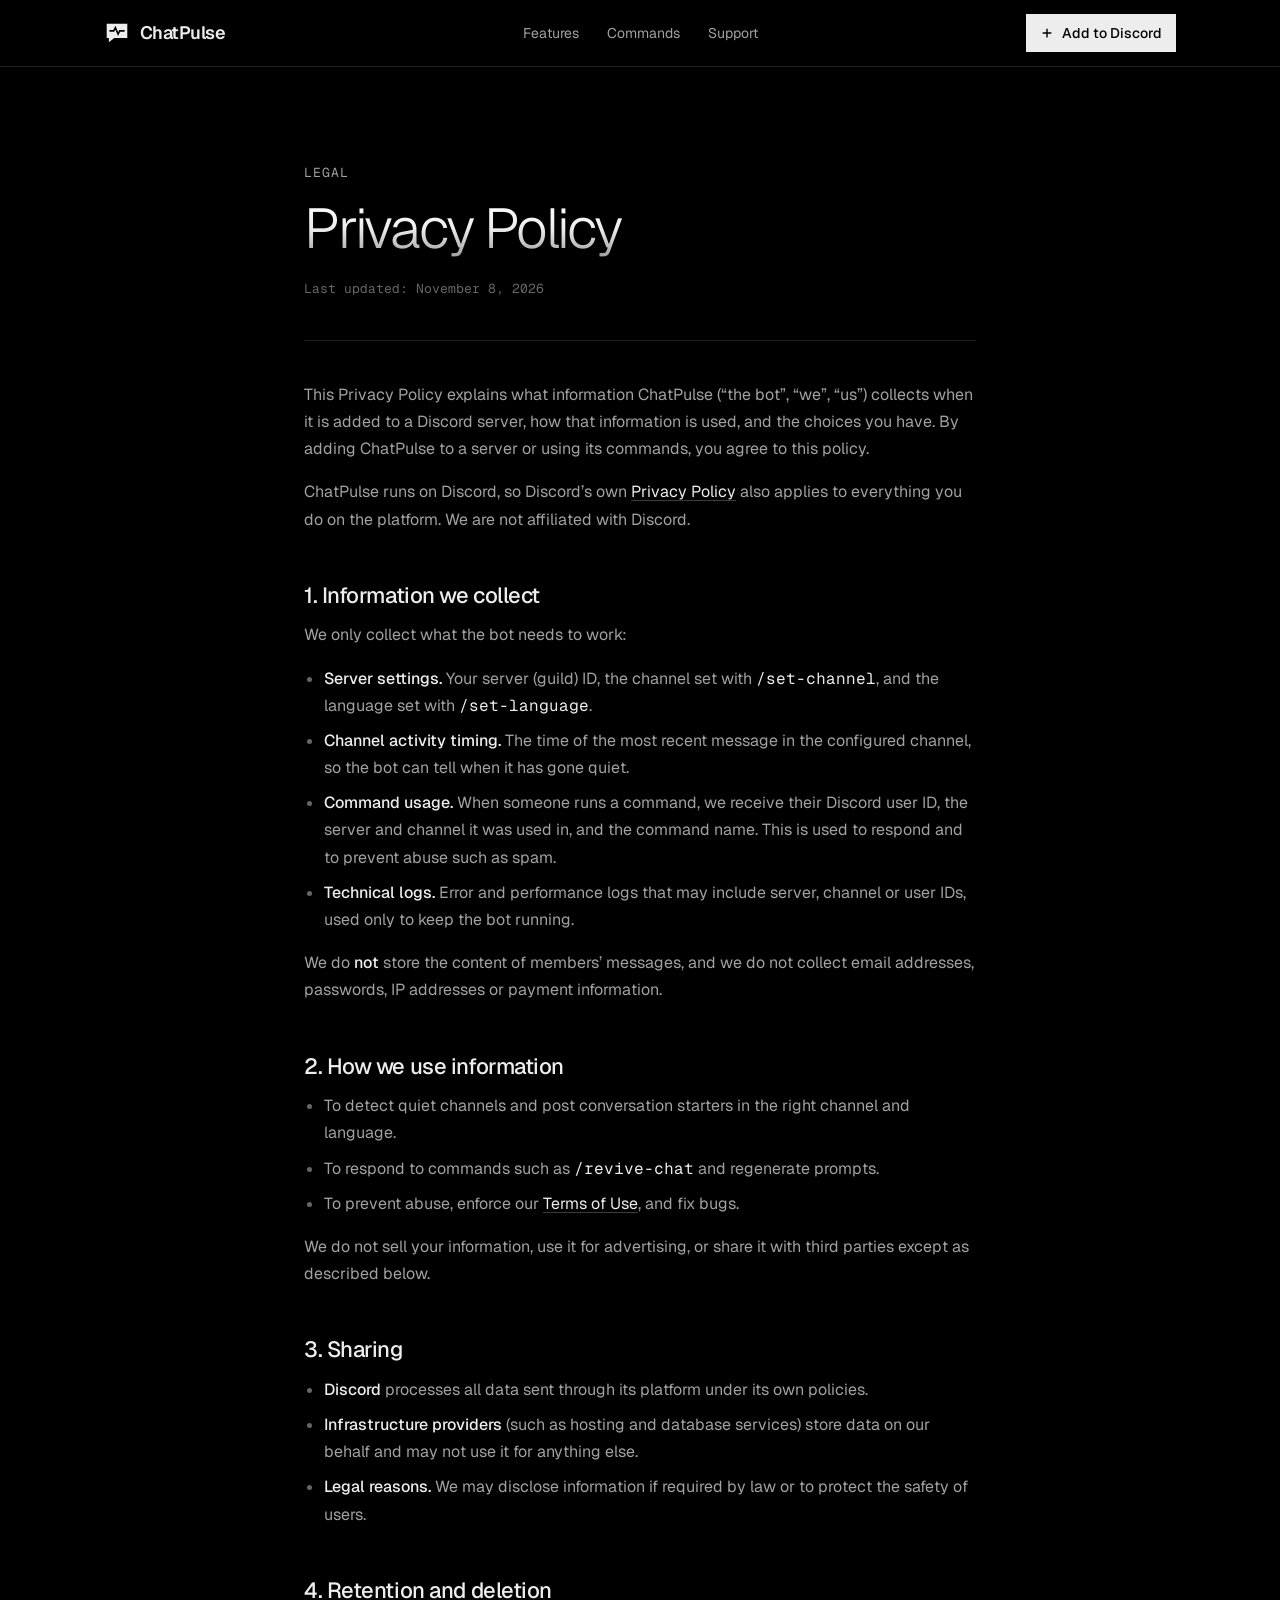
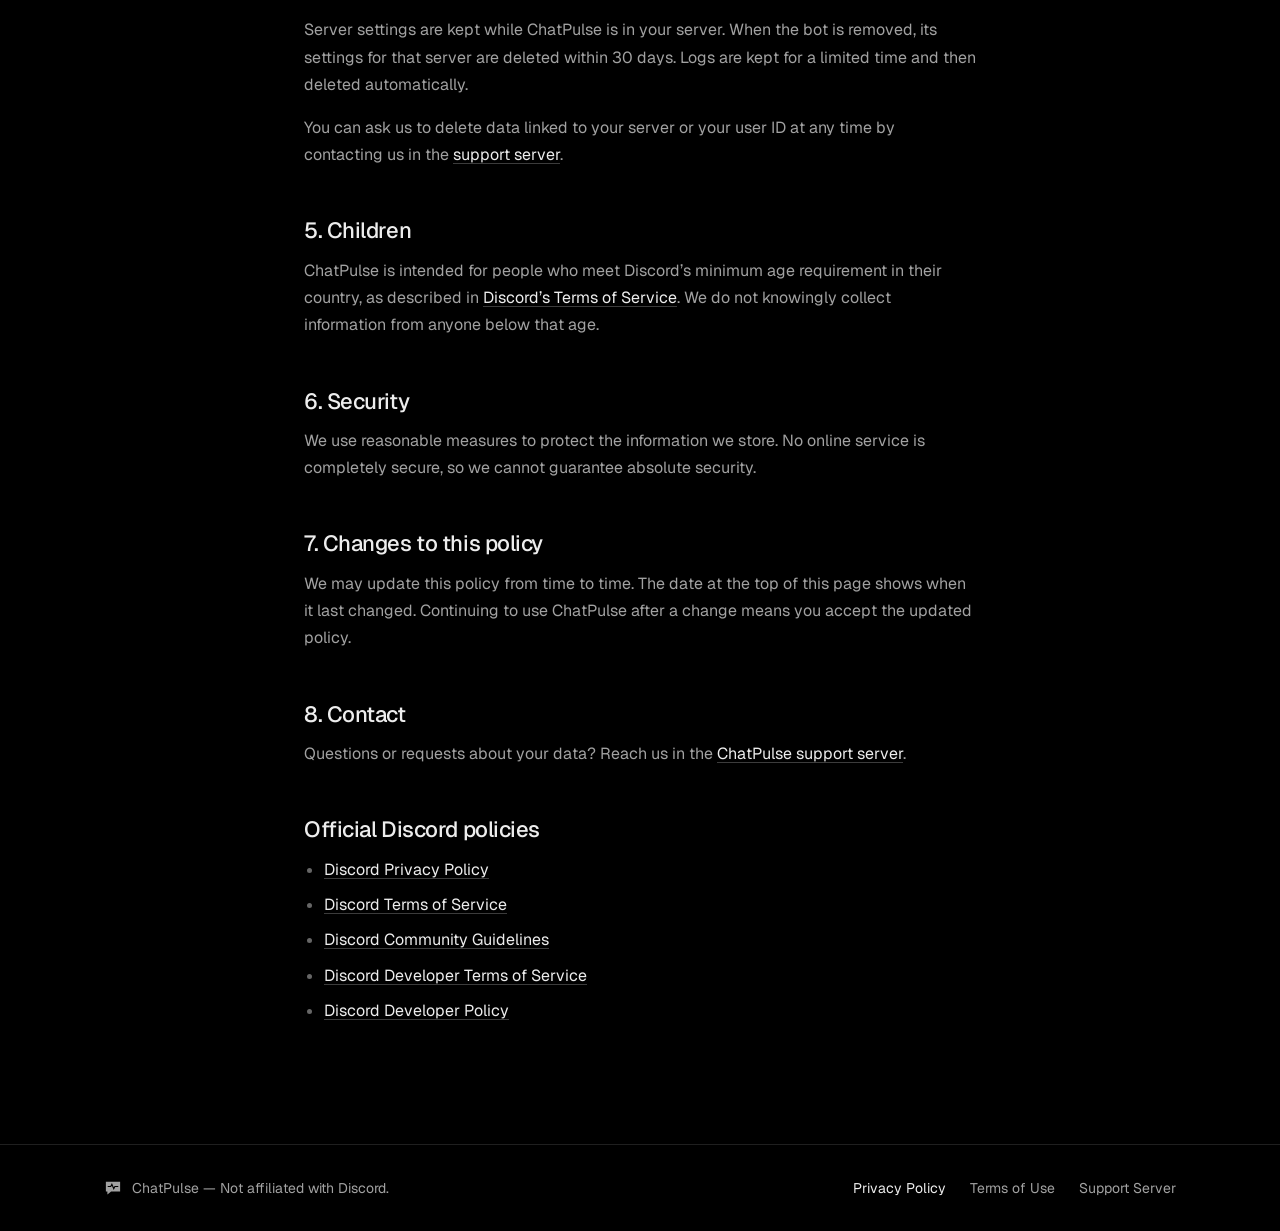
<file: privacy/index.html>
<!doctype html>
<html lang="en">
<head>
<meta charset="utf-8">
<title>Privacy Policy — ChatPulse</title>
<meta name="viewport" content="width=device-width, initial-scale=1">
<meta name="description" content="What information the ChatPulse Discord bot collects, how it is used, and how to request deletion.">
<meta name="theme-color" content="#000000">
<meta name="color-scheme" content="dark">
<meta property="og:type" content="website">
<meta property="og:site_name" content="ChatPulse">
<meta property="og:title" content="Privacy Policy — ChatPulse">
<meta property="og:description" content="What information the ChatPulse Discord bot collects, how it is used, and how to request deletion.">
<meta property="og:locale" content="en_US">
<meta name="twitter:card" content="summary">
<meta name="twitter:title" content="Privacy Policy — ChatPulse">
<meta name="twitter:description" content="What information the ChatPulse Discord bot collects, how it is used, and how to request deletion.">
<link rel="icon" href="../favicon.svg" type="image/svg+xml">
<link rel="preconnect" href="https://fonts.googleapis.com">
<link rel="stylesheet" href="https://fonts.googleapis.com/css2?family=Geist:wght@300;400;500;600;700&amp;family=Geist+Mono:wght@400;500&amp;display=swap">
<link rel="stylesheet" href="../styles/styles.css">
</head>
<body>
<div class="min-h-screen bg-bg text-fg">

  <!-- HEADER -->
  <header class="border-b border-line bg-black/80">
    <nav aria-label="Main" class="mx-auto flex max-w-280 items-center justify-between gap-4 px-6 py-3.5 md:grid md:grid-cols-[1fr_auto_1fr]">
      <a href="../" aria-label="ChatPulse home" class="flex items-center gap-2.5 justify-self-start text-fg no-underline">
        <svg aria-hidden="true" width="26" height="26" viewBox="0 0 48 48"><path d="M5 7h38v26H19l-10 8v-8H5z" fill="#ededed"></path><path d="M10 20h8l3-6 5 12 3-6h9" fill="none" stroke="#000000" stroke-width="3" stroke-linejoin="miter"></path></svg>
        <span class="text-[18px] font-semibold tracking-[-0.03em]">ChatPulse</span>
      </a>
      <div class="hidden items-center gap-1 md:flex">
        <a href="../#features" class="px-3 py-2 text-[14px] text-muted no-underline transition-colors hover:bg-surface-2 hover:text-fg">Features</a>
        <a href="../#commands" class="px-3 py-2 text-[14px] text-muted no-underline transition-colors hover:bg-surface-2 hover:text-fg">Commands</a>
        <a href="https://discord.gg/hW9v9MFtCu" target="_blank" rel="noopener noreferrer" class="px-3 py-2 text-[14px] text-muted no-underline transition-colors hover:bg-surface-2 hover:text-fg">Support</a>
      </div>
      <a href="https://discord.com/oauth2/authorize?client_id=1565178879352508517" target="_blank" rel="noopener noreferrer" class="inline-flex min-h-9 items-center justify-self-end gap-2 bg-fg px-3.5 py-2 text-[14px] font-medium text-black no-underline transition-colors hover:bg-[#cccccc]">
        <svg aria-hidden="true" width="14" height="14" viewBox="0 0 16 16" fill="none" stroke="currentColor" stroke-width="1.6"><path d="M8 3v10M3 8h10"></path></svg>
        Add to Discord
      </a>
    </nav>
  </header>

  <main class="mx-auto max-w-180 px-6 pt-24 pb-30">
    <div class="flex flex-col gap-4 border-b border-line pb-10">
      <span class="font-mono text-[13px] tracking-[0.08em] text-muted uppercase">Legal</span>
      <h1 class="heading-grad m-0 pb-1 text-[clamp(36px,5vw,56px)] leading-[1.05] font-light tracking-[-0.04em]">Privacy Policy</h1>
      <p class="m-0 font-mono text-[13px] text-dim">Last updated: November 8, 2026</p>
    </div>

    <article class="legal pt-10">
      <p>This Privacy Policy explains what information ChatPulse (“the bot”, “we”, “us”) collects when it is added to a Discord server, how that information is used, and the choices you have. By adding ChatPulse to a server or using its commands, you agree to this policy.</p>

      <p>ChatPulse runs on Discord, so Discord’s own <a href="https://discord.com/privacy" target="_blank" rel="noopener noreferrer">Privacy Policy</a> also applies to everything you do on the platform. We are not affiliated with Discord.</p>

      <h2>1. Information we collect</h2>
      <p>We only collect what the bot needs to work:</p>
      <ul>
        <li><strong>Server settings.</strong> Your server (guild) ID, the channel set with <code class="font-mono text-fg">/set-channel</code>, and the language set with <code class="font-mono text-fg">/set-language</code>.</li>
        <li><strong>Channel activity timing.</strong> The time of the most recent message in the configured channel, so the bot can tell when it has gone quiet.</li>
        <li><strong>Command usage.</strong> When someone runs a command, we receive their Discord user ID, the server and channel it was used in, and the command name. This is used to respond and to prevent abuse such as spam.</li>
        <li><strong>Technical logs.</strong> Error and performance logs that may include server, channel or user IDs, used only to keep the bot running.</li>
      </ul>
      <p>We do <strong>not</strong> store the content of members’ messages, and we do not collect email addresses, passwords, IP addresses or payment information.</p>

      <h2>2. How we use information</h2>
      <ul>
        <li>To detect quiet channels and post conversation starters in the right channel and language.</li>
        <li>To respond to commands such as <code class="font-mono text-fg">/revive-chat</code> and regenerate prompts.</li>
        <li>To prevent abuse, enforce our <a href="../terms/">Terms of Use</a>, and fix bugs.</li>
      </ul>
      <p>We do not sell your information, use it for advertising, or share it with third parties except as described below.</p>

      <h2>3. Sharing</h2>
      <ul>
        <li><strong>Discord</strong> processes all data sent through its platform under its own policies.</li>
        <li><strong>Infrastructure providers</strong> (such as hosting and database services) store data on our behalf and may not use it for anything else.</li>
        <li><strong>Legal reasons.</strong> We may disclose information if required by law or to protect the safety of users.</li>
      </ul>

      <h2>4. Retention and deletion</h2>
      <p>Server settings are kept while ChatPulse is in your server. When the bot is removed, its settings for that server are deleted within 30 days. Logs are kept for a limited time and then deleted automatically.</p>
      <p>You can ask us to delete data linked to your server or your user ID at any time by contacting us in the <a href="https://discord.gg/hW9v9MFtCu" target="_blank" rel="noopener noreferrer">support server</a>.</p>

      <h2>5. Children</h2>
      <p>ChatPulse is intended for people who meet Discord’s minimum age requirement in their country, as described in <a href="https://discord.com/terms" target="_blank" rel="noopener noreferrer">Discord’s Terms of Service</a>. We do not knowingly collect information from anyone below that age.</p>

      <h2>6. Security</h2>
      <p>We use reasonable measures to protect the information we store. No online service is completely secure, so we cannot guarantee absolute security.</p>

      <h2>7. Changes to this policy</h2>
      <p>We may update this policy from time to time. The date at the top of this page shows when it last changed. Continuing to use ChatPulse after a change means you accept the updated policy.</p>

      <h2>8. Contact</h2>
      <p>Questions or requests about your data? Reach us in the <a href="https://discord.gg/hW9v9MFtCu" target="_blank" rel="noopener noreferrer">ChatPulse support server</a>.</p>

      <h2>Official Discord policies</h2>
      <ul>
        <li><a href="https://discord.com/privacy" target="_blank" rel="noopener noreferrer">Discord Privacy Policy</a></li>
        <li><a href="https://discord.com/terms" target="_blank" rel="noopener noreferrer">Discord Terms of Service</a></li>
        <li><a href="https://discord.com/guidelines" target="_blank" rel="noopener noreferrer">Discord Community Guidelines</a></li>
        <li><a href="https://discord.com/developers/docs/policies-and-agreements/developer-terms-of-service" target="_blank" rel="noopener noreferrer">Discord Developer Terms of Service</a></li>
        <li><a href="https://discord.com/developers/docs/policies-and-agreements/developer-policy" target="_blank" rel="noopener noreferrer">Discord Developer Policy</a></li>
      </ul>
    </article>
  </main>

  <!-- FOOTER -->
  <footer class="border-t border-line">
    <div class="mx-auto flex max-w-280 flex-wrap items-center justify-between gap-4 px-6 py-8 text-[14px] text-muted">
      <div class="flex items-center gap-2.5">
        <svg aria-hidden="true" width="18" height="18" viewBox="0 0 48 48"><path d="M5 7h38v26H19l-10 8v-8H5z" fill="#a1a1a1"></path><path d="M10 20h8l3-6 5 12 3-6h9" fill="none" stroke="#000000" stroke-width="3"></path></svg>
        <span>ChatPulse — Not affiliated with Discord.</span>
      </div>
      <div class="flex flex-wrap gap-6">
        <a class="text-fg no-underline" href="../privacy/" aria-current="page">Privacy Policy</a>
        <a class="text-muted no-underline hover:text-fg" href="../terms/">Terms of Use</a>
        <a class="text-muted no-underline hover:text-fg" href="https://discord.gg/hW9v9MFtCu" target="_blank" rel="noopener noreferrer">Support Server</a>
      </div>
    </div>
  </footer>

</div>
</body>
</html>
</file>
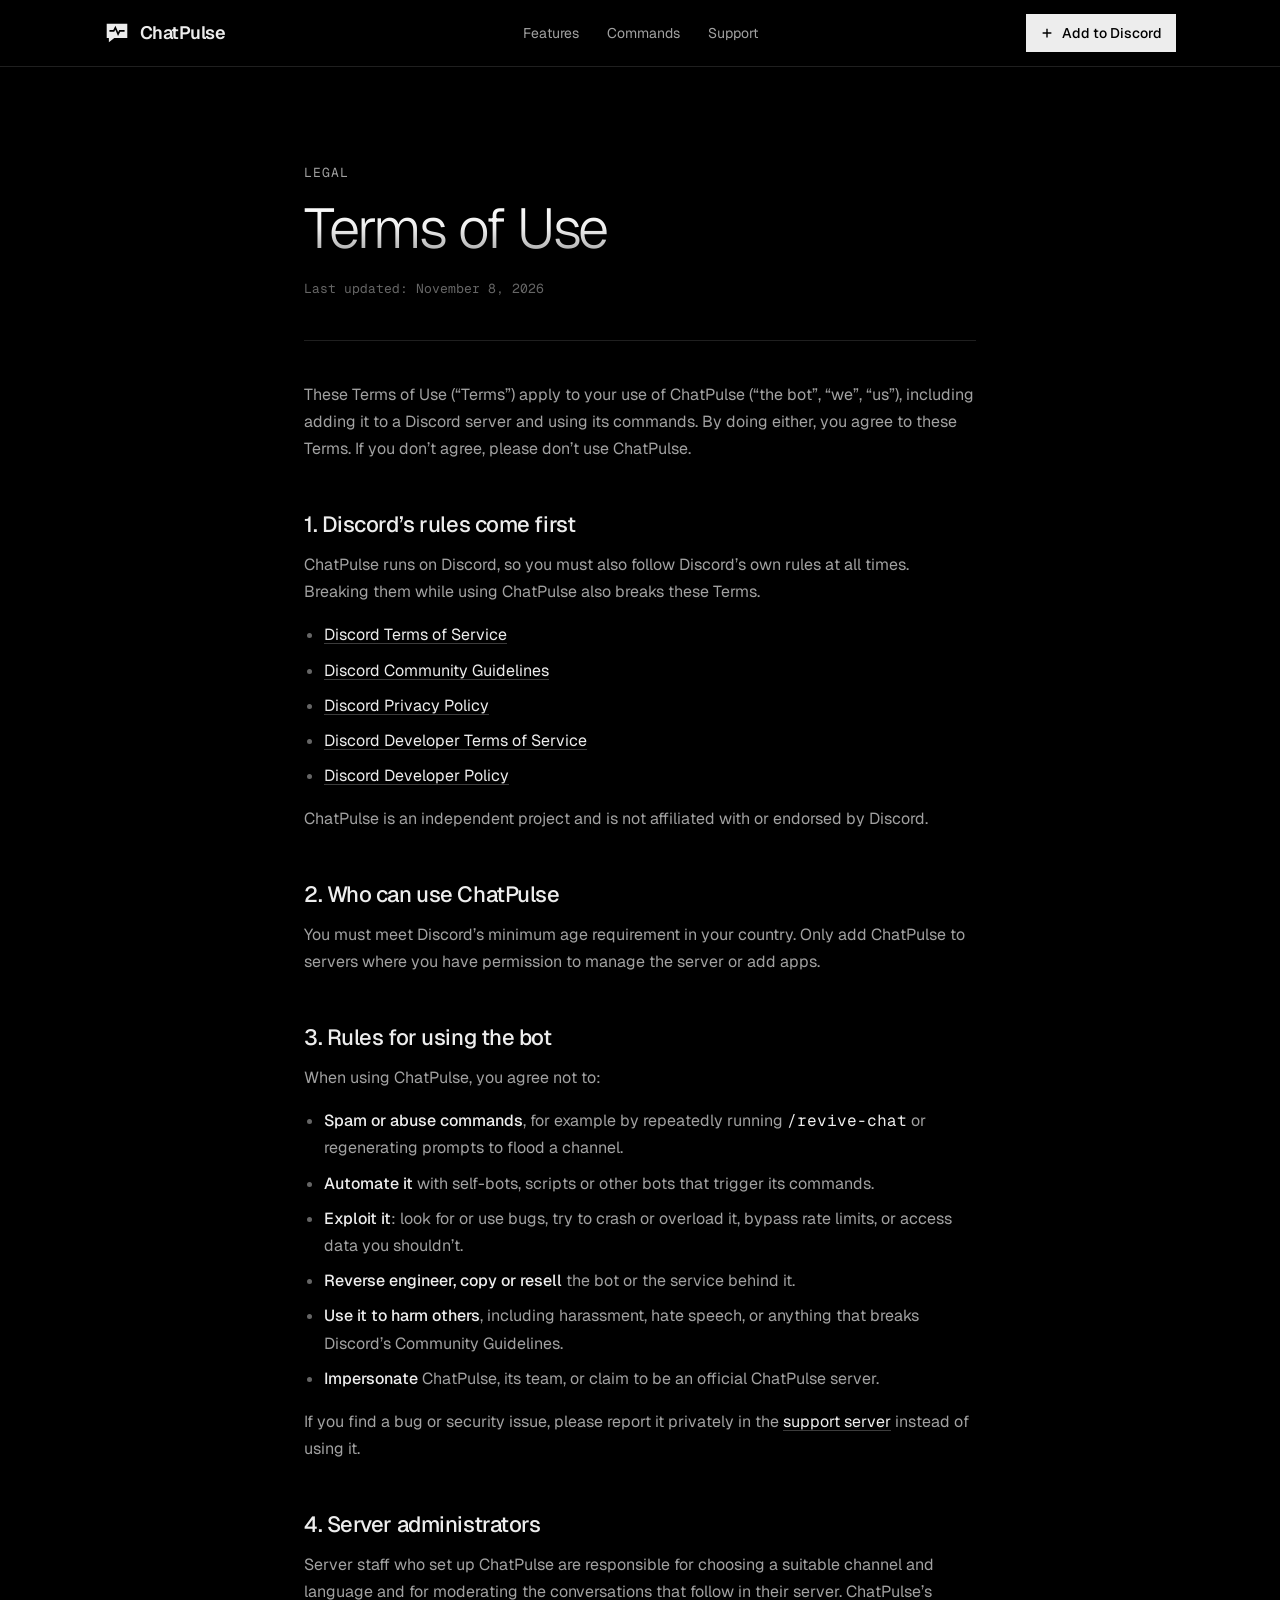
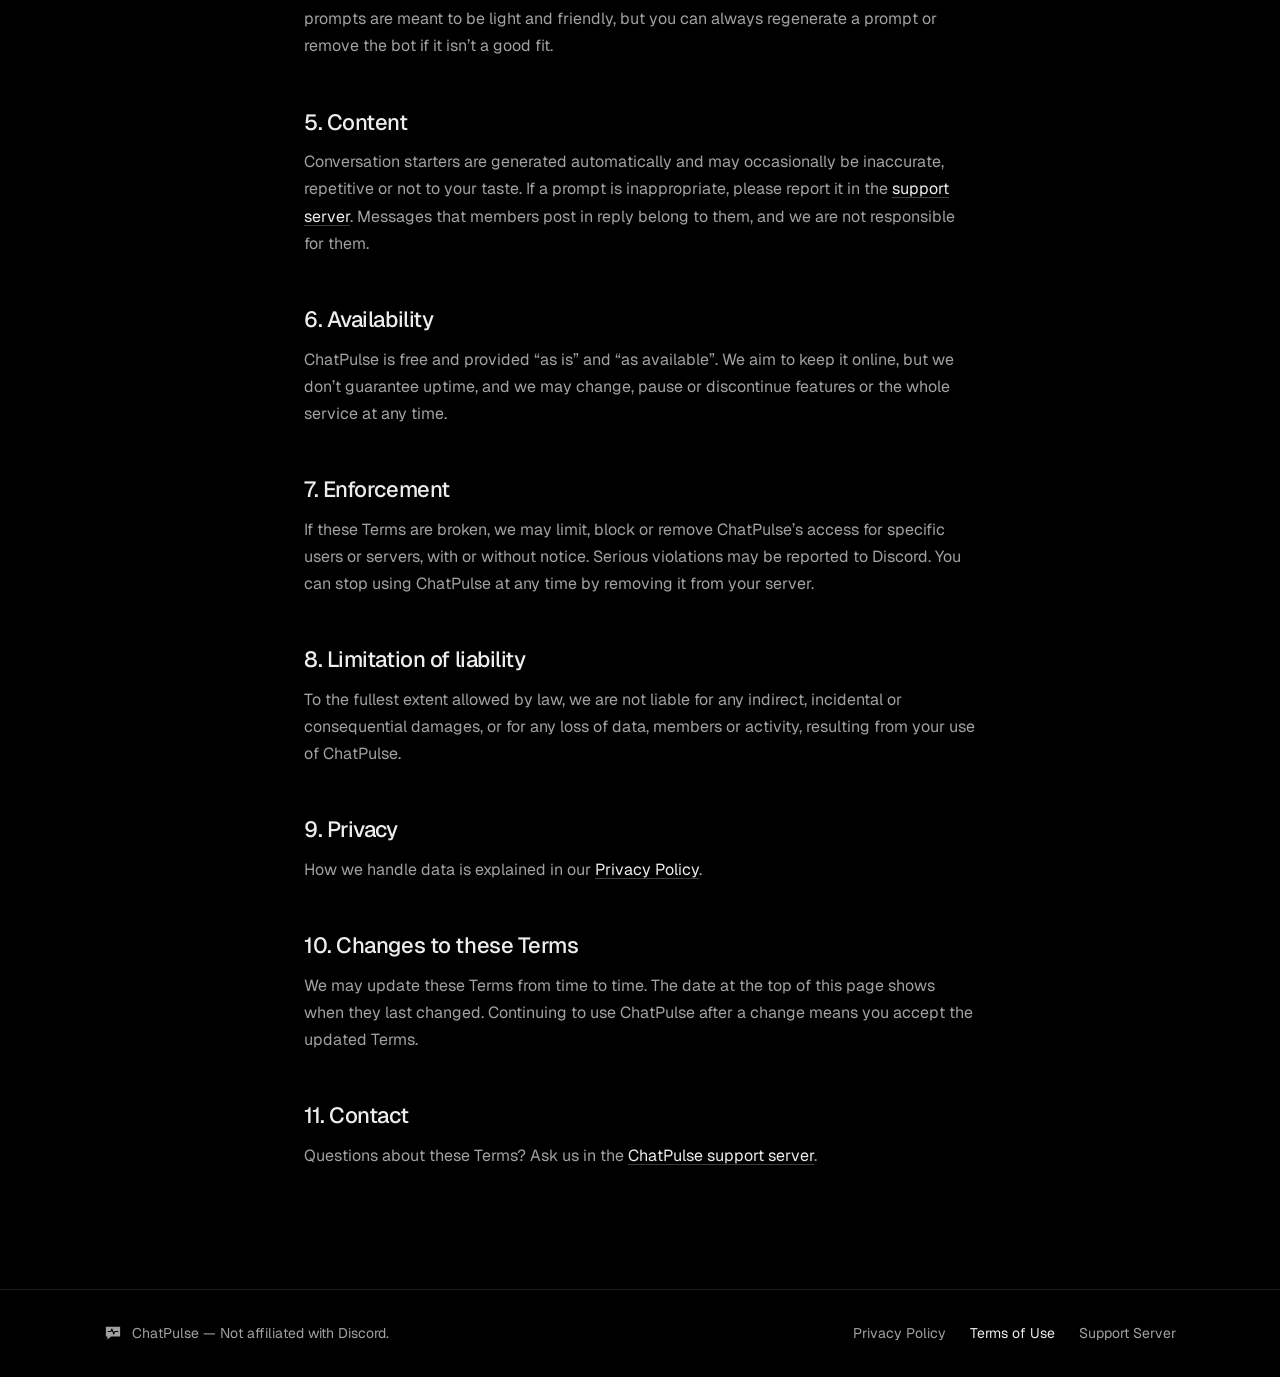
<file: terms/index.html>
<!doctype html>
<html lang="en">
<head>
<meta charset="utf-8">
<title>Terms of Use — ChatPulse</title>
<meta name="viewport" content="width=device-width, initial-scale=1">
<meta name="description" content="The rules for using the ChatPulse Discord bot, including links to Discord&#x27;s official Terms of Service and Community Guidelines.">
<meta name="theme-color" content="#000000">
<meta name="color-scheme" content="dark">
<meta property="og:type" content="website">
<meta property="og:site_name" content="ChatPulse">
<meta property="og:title" content="Terms of Use — ChatPulse">
<meta property="og:description" content="The rules for using the ChatPulse Discord bot, including links to Discord&#x27;s official Terms of Service and Community Guidelines.">
<meta property="og:locale" content="en_US">
<meta name="twitter:card" content="summary">
<meta name="twitter:title" content="Terms of Use — ChatPulse">
<meta name="twitter:description" content="The rules for using the ChatPulse Discord bot, including links to Discord&#x27;s official Terms of Service and Community Guidelines.">
<link rel="icon" href="../favicon.svg" type="image/svg+xml">
<link rel="preconnect" href="https://fonts.googleapis.com">
<link rel="stylesheet" href="https://fonts.googleapis.com/css2?family=Geist:wght@300;400;500;600;700&amp;family=Geist+Mono:wght@400;500&amp;display=swap">
<link rel="stylesheet" href="../styles/styles.css">
</head>
<body>
<div class="min-h-screen bg-bg text-fg">

  <!-- HEADER -->
  <header class="border-b border-line bg-black/80">
    <nav aria-label="Main" class="mx-auto flex max-w-280 items-center justify-between gap-4 px-6 py-3.5 md:grid md:grid-cols-[1fr_auto_1fr]">
      <a href="../" aria-label="ChatPulse home" class="flex items-center gap-2.5 justify-self-start text-fg no-underline">
        <svg aria-hidden="true" width="26" height="26" viewBox="0 0 48 48"><path d="M5 7h38v26H19l-10 8v-8H5z" fill="#ededed"></path><path d="M10 20h8l3-6 5 12 3-6h9" fill="none" stroke="#000000" stroke-width="3" stroke-linejoin="miter"></path></svg>
        <span class="text-[18px] font-semibold tracking-[-0.03em]">ChatPulse</span>
      </a>
      <div class="hidden items-center gap-1 md:flex">
        <a href="../#features" class="px-3 py-2 text-[14px] text-muted no-underline transition-colors hover:bg-surface-2 hover:text-fg">Features</a>
        <a href="../#commands" class="px-3 py-2 text-[14px] text-muted no-underline transition-colors hover:bg-surface-2 hover:text-fg">Commands</a>
        <a href="https://discord.gg/hW9v9MFtCu" target="_blank" rel="noopener noreferrer" class="px-3 py-2 text-[14px] text-muted no-underline transition-colors hover:bg-surface-2 hover:text-fg">Support</a>
      </div>
      <a href="https://discord.com/oauth2/authorize?client_id=1565178879352508517" target="_blank" rel="noopener noreferrer" class="inline-flex min-h-9 items-center justify-self-end gap-2 bg-fg px-3.5 py-2 text-[14px] font-medium text-black no-underline transition-colors hover:bg-[#cccccc]">
        <svg aria-hidden="true" width="14" height="14" viewBox="0 0 16 16" fill="none" stroke="currentColor" stroke-width="1.6"><path d="M8 3v10M3 8h10"></path></svg>
        Add to Discord
      </a>
    </nav>
  </header>

  <main class="mx-auto max-w-180 px-6 pt-24 pb-30">
    <div class="flex flex-col gap-4 border-b border-line pb-10">
      <span class="font-mono text-[13px] tracking-[0.08em] text-muted uppercase">Legal</span>
      <h1 class="heading-grad m-0 pb-1 text-[clamp(36px,5vw,56px)] leading-[1.05] font-light tracking-[-0.04em]">Terms of Use</h1>
      <p class="m-0 font-mono text-[13px] text-dim">Last updated: November 8, 2026</p>
    </div>

    <article class="legal pt-10">
      <p>These Terms of Use (“Terms”) apply to your use of ChatPulse (“the bot”, “we”, “us”), including adding it to a Discord server and using its commands. By doing either, you agree to these Terms. If you don’t agree, please don’t use ChatPulse.</p>

      <h2>1. Discord’s rules come first</h2>
      <p>ChatPulse runs on Discord, so you must also follow Discord’s own rules at all times. Breaking them while using ChatPulse also breaks these Terms.</p>
      <ul>
        <li><a href="https://discord.com/terms" target="_blank" rel="noopener noreferrer">Discord Terms of Service</a></li>
        <li><a href="https://discord.com/guidelines" target="_blank" rel="noopener noreferrer">Discord Community Guidelines</a></li>
        <li><a href="https://discord.com/privacy" target="_blank" rel="noopener noreferrer">Discord Privacy Policy</a></li>
        <li><a href="https://discord.com/developers/docs/policies-and-agreements/developer-terms-of-service" target="_blank" rel="noopener noreferrer">Discord Developer Terms of Service</a></li>
        <li><a href="https://discord.com/developers/docs/policies-and-agreements/developer-policy" target="_blank" rel="noopener noreferrer">Discord Developer Policy</a></li>
      </ul>
      <p>ChatPulse is an independent project and is not affiliated with or endorsed by Discord.</p>

      <h2>2. Who can use ChatPulse</h2>
      <p>You must meet Discord’s minimum age requirement in your country. Only add ChatPulse to servers where you have permission to manage the server or add apps.</p>

      <h2>3. Rules for using the bot</h2>
      <p>When using ChatPulse, you agree not to:</p>
      <ul>
        <li><strong>Spam or abuse commands</strong>, for example by repeatedly running <code class="font-mono text-fg">/revive-chat</code> or regenerating prompts to flood a channel.</li>
        <li><strong>Automate it</strong> with self-bots, scripts or other bots that trigger its commands.</li>
        <li><strong>Exploit it</strong>: look for or use bugs, try to crash or overload it, bypass rate limits, or access data you shouldn’t.</li>
        <li><strong>Reverse engineer, copy or resell</strong> the bot or the service behind it.</li>
        <li><strong>Use it to harm others</strong>, including harassment, hate speech, or anything that breaks Discord’s Community Guidelines.</li>
        <li><strong>Impersonate</strong> ChatPulse, its team, or claim to be an official ChatPulse server.</li>
      </ul>
      <p>If you find a bug or security issue, please report it privately in the <a href="https://discord.gg/hW9v9MFtCu" target="_blank" rel="noopener noreferrer">support server</a> instead of using it.</p>

      <h2>4. Server administrators</h2>
      <p>Server staff who set up ChatPulse are responsible for choosing a suitable channel and language and for moderating the conversations that follow in their server. ChatPulse’s prompts are meant to be light and friendly, but you can always regenerate a prompt or remove the bot if it isn’t a good fit.</p>

      <h2>5. Content</h2>
      <p>Conversation starters are generated automatically and may occasionally be inaccurate, repetitive or not to your taste. If a prompt is inappropriate, please report it in the <a href="https://discord.gg/hW9v9MFtCu" target="_blank" rel="noopener noreferrer">support server</a>. Messages that members post in reply belong to them, and we are not responsible for them.</p>

      <h2>6. Availability</h2>
      <p>ChatPulse is free and provided “as is” and “as available”. We aim to keep it online, but we don’t guarantee uptime, and we may change, pause or discontinue features or the whole service at any time.</p>

      <h2>7. Enforcement</h2>
      <p>If these Terms are broken, we may limit, block or remove ChatPulse’s access for specific users or servers, with or without notice. Serious violations may be reported to Discord. You can stop using ChatPulse at any time by removing it from your server.</p>

      <h2>8. Limitation of liability</h2>
      <p>To the fullest extent allowed by law, we are not liable for any indirect, incidental or consequential damages, or for any loss of data, members or activity, resulting from your use of ChatPulse.</p>

      <h2>9. Privacy</h2>
      <p>How we handle data is explained in our <a href="../privacy/">Privacy Policy</a>.</p>

      <h2>10. Changes to these Terms</h2>
      <p>We may update these Terms from time to time. The date at the top of this page shows when they last changed. Continuing to use ChatPulse after a change means you accept the updated Terms.</p>

      <h2>11. Contact</h2>
      <p>Questions about these Terms? Ask us in the <a href="https://discord.gg/hW9v9MFtCu" target="_blank" rel="noopener noreferrer">ChatPulse support server</a>.</p>
    </article>
  </main>

  <!-- FOOTER -->
  <footer class="border-t border-line">
    <div class="mx-auto flex max-w-280 flex-wrap items-center justify-between gap-4 px-6 py-8 text-[14px] text-muted">
      <div class="flex items-center gap-2.5">
        <svg aria-hidden="true" width="18" height="18" viewBox="0 0 48 48"><path d="M5 7h38v26H19l-10 8v-8H5z" fill="#a1a1a1"></path><path d="M10 20h8l3-6 5 12 3-6h9" fill="none" stroke="#000000" stroke-width="3"></path></svg>
        <span>ChatPulse — Not affiliated with Discord.</span>
      </div>
      <div class="flex flex-wrap gap-6">
        <a class="text-muted no-underline hover:text-fg" href="../privacy/">Privacy Policy</a>
        <a class="text-fg no-underline" href="../terms/" aria-current="page">Terms of Use</a>
        <a class="text-muted no-underline hover:text-fg" href="https://discord.gg/hW9v9MFtCu" target="_blank" rel="noopener noreferrer">Support Server</a>
      </div>
    </div>
  </footer>

</div>
</body>
</html>
</file>
<file: styles/styles.css>
/*! tailwindcss v4.3.3 | MIT License | https://tailwindcss.com */
@layer properties;
@layer theme, base, components, utilities;
@layer theme {
  :root, :host {
    --font-sans: Geist, Inter, system-ui, sans-serif;
    --font-mono: "Geist Mono", monospace;
    --color-black: #000;
    --spacing: 0.25rem;
    --font-weight-light: 300;
    --font-weight-medium: 500;
    --font-weight-semibold: 600;
    --leading-normal: 1.5;
    --default-transition-duration: 150ms;
    --default-transition-timing-function: cubic-bezier(0.4, 0, 0.2, 1);
    --default-font-family: var(--font-sans);
    --default-mono-font-family: var(--font-mono);
    --color-bg: #000000;
    --color-surface: #0a0a0a;
    --color-surface-2: #111111;
    --color-line: #1f1f1f;
    --color-line-strong: #2e2e2e;
    --color-fg: #ededed;
    --color-muted: #a1a1a1;
    --color-dim: #666666;
    --animate-typing: typing 1.2s ease-in-out infinite;
  }
}
@layer base {
  *, ::after, ::before, ::backdrop, ::file-selector-button {
    box-sizing: border-box;
    margin: 0;
    padding: 0;
    border: 0 solid;
  }
  html, :host {
    line-height: 1.5;
    -webkit-text-size-adjust: 100%;
    tab-size: 4;
    font-family: var(--default-font-family, -apple-system, BlinkMacSystemFont, 'Segoe UI', Roboto, 'Helvetica Neue', 'Noto Sans', Arial, sans-serif, 'Apple Color Emoji', 'Segoe UI Emoji', 'Segoe UI Symbol', 'Noto Color Emoji');
    font-feature-settings: var(--default-font-feature-settings, normal);
    font-variation-settings: var(--default-font-variation-settings, normal);
    -webkit-tap-highlight-color: transparent;
  }
  hr {
    height: 0;
    color: inherit;
    border-top-width: 1px;
  }
  abbr:where([title]) {
    -webkit-text-decoration: underline dotted;
    text-decoration: underline dotted;
  }
  h1, h2, h3, h4, h5, h6 {
    font-size: inherit;
    font-weight: inherit;
  }
  a {
    color: inherit;
    -webkit-text-decoration: inherit;
    text-decoration: inherit;
  }
  b, strong {
    font-weight: bolder;
  }
  code, kbd, samp, pre {
    font-family: var(--default-mono-font-family, ui-monospace, SFMono-Regular, Menlo, Monaco, Consolas, 'Liberation Mono', 'Courier New', monospace);
    font-feature-settings: var(--default-mono-font-feature-settings, normal);
    font-variation-settings: var(--default-mono-font-variation-settings, normal);
    font-size: 1em;
  }
  small {
    font-size: 80%;
  }
  sub, sup {
    font-size: 75%;
    line-height: 0;
    position: relative;
    vertical-align: baseline;
  }
  sub {
    bottom: -0.25em;
  }
  sup {
    top: -0.5em;
  }
  table {
    text-indent: 0;
    border-color: inherit;
    border-collapse: collapse;
  }
  :-moz-focusring:where(:not(iframe)) {
    outline: auto;
  }
  progress {
    vertical-align: baseline;
  }
  summary {
    display: list-item;
  }
  ol, ul, menu {
    list-style: none;
  }
  img, svg, video, canvas, audio, iframe, embed, object {
    display: block;
    vertical-align: middle;
  }
  img, video {
    max-width: 100%;
    height: auto;
  }
  button, input, select, optgroup, textarea, ::file-selector-button {
    font: inherit;
    font-feature-settings: inherit;
    font-variation-settings: inherit;
    letter-spacing: inherit;
    color: inherit;
    border-radius: 0;
    background-color: transparent;
    opacity: 1;
  }
  :where(select:is([multiple], [size])) optgroup {
    font-weight: bolder;
  }
  :where(select:is([multiple], [size])) optgroup option {
    padding-inline-start: 20px;
  }
  ::file-selector-button {
    margin-inline-end: 4px;
  }
  ::placeholder {
    opacity: 1;
  }
  @supports (not (-webkit-appearance: -apple-pay-button))  or (contain-intrinsic-size: 1px) {
    ::placeholder {
      color: currentcolor;
      @supports (color: color-mix(in lab, red, red)) {
        color: color-mix(in oklab, currentcolor 50%, transparent);
      }
    }
  }
  textarea {
    resize: vertical;
  }
  ::-webkit-search-decoration {
    -webkit-appearance: none;
  }
  ::-webkit-date-and-time-value {
    min-height: 1lh;
    text-align: inherit;
  }
  ::-webkit-datetime-edit {
    display: inline-flex;
  }
  ::-webkit-datetime-edit-fields-wrapper {
    padding: 0;
  }
  ::-webkit-datetime-edit, ::-webkit-datetime-edit-year-field, ::-webkit-datetime-edit-month-field, ::-webkit-datetime-edit-day-field, ::-webkit-datetime-edit-hour-field, ::-webkit-datetime-edit-minute-field, ::-webkit-datetime-edit-second-field, ::-webkit-datetime-edit-millisecond-field, ::-webkit-datetime-edit-meridiem-field {
    padding-block: 0;
  }
  ::-webkit-calendar-picker-indicator {
    line-height: 1;
  }
  :-moz-ui-invalid {
    box-shadow: none;
  }
  button, input:where([type='button'], [type='reset'], [type='submit']), ::file-selector-button {
    appearance: button;
  }
  ::-webkit-inner-spin-button, ::-webkit-outer-spin-button {
    height: auto;
  }
  [hidden]:where(:not([hidden='until-found'])) {
    display: none !important;
  }
}
@layer utilities {
  .hero-grid {
    position: absolute;
    inset: 0;
    pointer-events: none;
    background-image: linear-gradient(#161616 1px, transparent 1px), linear-gradient(90deg, #161616 1px, transparent 1px);
    background-size: 64px 64px;
    background-position: center top;
    -webkit-mask-image: radial-gradient(ellipse 60% 70% at 50% 0%, #000 30%, transparent 80%);
    mask-image: radial-gradient(ellipse 60% 70% at 50% 0%, #000 30%, transparent 80%);
  }
  .absolute {
    position: absolute;
  }
  .relative {
    position: relative;
  }
  .m-0 {
    margin: 0px;
  }
  .mx-auto {
    margin-inline: auto;
  }
  .mt-1 {
    margin-top: var(--spacing);
  }
  .mt-2 {
    margin-top: calc(var(--spacing) * 2);
  }
  .ml-3 {
    margin-left: calc(var(--spacing) * 3);
  }
  .block {
    display: block;
  }
  .flex {
    display: flex;
  }
  .grid {
    display: grid;
  }
  .hidden {
    display: none;
  }
  .inline-flex {
    display: inline-flex;
  }
  .size-1\.5 {
    width: calc(var(--spacing) * 1.5);
    height: calc(var(--spacing) * 1.5);
  }
  .size-2\.5 {
    width: calc(var(--spacing) * 2.5);
    height: calc(var(--spacing) * 2.5);
  }
  .size-10 {
    width: calc(var(--spacing) * 10);
    height: calc(var(--spacing) * 10);
  }
  .h-12 {
    height: calc(var(--spacing) * 12);
  }
  .h-px {
    height: 1px;
  }
  .min-h-9 {
    min-height: calc(var(--spacing) * 9);
  }
  .min-h-screen {
    min-height: 100vh;
  }
  .w-full {
    width: 100%;
  }
  .max-w-180 {
    max-width: calc(var(--spacing) * 180);
  }
  .max-w-220 {
    max-width: calc(var(--spacing) * 220);
  }
  .max-w-240 {
    max-width: calc(var(--spacing) * 240);
  }
  .max-w-280 {
    max-width: calc(var(--spacing) * 280);
  }
  .max-w-\[13ch\] {
    max-width: 13ch;
  }
  .max-w-\[16ch\] {
    max-width: 16ch;
  }
  .max-w-\[44ch\] {
    max-width: 44ch;
  }
  .max-w-\[46ch\] {
    max-width: 46ch;
  }
  .max-w-\[48ch\] {
    max-width: 48ch;
  }
  .min-w-0 {
    min-width: 0px;
  }
  .flex-1 {
    flex: 1;
  }
  .flex-\[0_0_180px\] {
    flex: 0 0 180px;
  }
  .flex-\[1_1_280px\] {
    flex: 1 1 280px;
  }
  .shrink-0 {
    flex-shrink: 0;
  }
  .rotate-180 {
    rotate: 180deg;
  }
  .animate-typing {
    animation: var(--animate-typing);
  }
  .grid-cols-\[repeat\(auto-fit\,minmax\(300px\,1fr\)\)\] {
    grid-template-columns: repeat(auto-fit,minmax(300px,1fr));
  }
  .flex-col {
    flex-direction: column;
  }
  .flex-wrap {
    flex-wrap: wrap;
  }
  .items-baseline {
    align-items: baseline;
  }
  .items-center {
    align-items: center;
  }
  .justify-between {
    justify-content: space-between;
  }
  .justify-center {
    justify-content: center;
  }
  .gap-0\.5 {
    gap: calc(var(--spacing) * 0.5);
  }
  .gap-1 {
    gap: var(--spacing);
  }
  .gap-1\.5 {
    gap: calc(var(--spacing) * 1.5);
  }
  .gap-2 {
    gap: calc(var(--spacing) * 2);
  }
  .gap-2\.5 {
    gap: calc(var(--spacing) * 2.5);
  }
  .gap-3 {
    gap: calc(var(--spacing) * 3);
  }
  .gap-3\.5 {
    gap: calc(var(--spacing) * 3.5);
  }
  .gap-4 {
    gap: calc(var(--spacing) * 4);
  }
  .gap-5 {
    gap: calc(var(--spacing) * 5);
  }
  .gap-6 {
    gap: calc(var(--spacing) * 6);
  }
  .gap-7 {
    gap: calc(var(--spacing) * 7);
  }
  .gap-12 {
    gap: calc(var(--spacing) * 12);
  }
  .gap-14 {
    gap: calc(var(--spacing) * 14);
  }
  .gap-20 {
    gap: calc(var(--spacing) * 20);
  }
  .gap-px {
    gap: 1px;
  }
  .gap-x-6 {
    column-gap: calc(var(--spacing) * 6);
  }
  .gap-y-2 {
    row-gap: calc(var(--spacing) * 2);
  }
  .justify-self-end {
    justify-self: flex-end;
  }
  .justify-self-start {
    justify-self: flex-start;
  }
  .overflow-hidden {
    overflow: hidden;
  }
  .rounded-full {
    border-radius: calc(infinity * 1px);
  }
  .border {
    border-style: var(--tw-border-style);
    border-width: 1px;
  }
  .border-t {
    border-top-style: var(--tw-border-style);
    border-top-width: 1px;
  }
  .border-b {
    border-bottom-style: var(--tw-border-style);
    border-bottom-width: 1px;
  }
  .border-l-2 {
    border-left-style: var(--tw-border-style);
    border-left-width: 2px;
  }
  .border-fg {
    border-color: var(--color-fg);
  }
  .border-line {
    border-color: var(--color-line);
  }
  .border-line-strong {
    border-color: var(--color-line-strong);
  }
  .bg-\[\#2a2a2a\] {
    background-color: #2a2a2a;
  }
  .bg-bg {
    background-color: var(--color-bg);
  }
  .bg-black {
    background-color: var(--color-black);
  }
  .bg-black\/80 {
    background-color: color-mix(in srgb, #000 80%, transparent);
    @supports (color: color-mix(in lab, red, red)) {
      background-color: color-mix(in oklab, var(--color-black) 80%, transparent);
    }
  }
  .bg-fg {
    background-color: var(--color-fg);
  }
  .bg-line {
    background-color: var(--color-line);
  }
  .bg-line-strong {
    background-color: var(--color-line-strong);
  }
  .bg-muted {
    background-color: var(--color-muted);
  }
  .bg-surface {
    background-color: var(--color-surface);
  }
  .bg-surface-2 {
    background-color: var(--color-surface-2);
  }
  .heading-grad {
    background: linear-gradient(180deg, #ffffff 0%, #ededed 45%, #8f8f8f 100%);
    -webkit-background-clip: text;
    background-clip: text;
    color: transparent;
  }
  .px-1\.5 {
    padding-inline: calc(var(--spacing) * 1.5);
  }
  .px-2\.5 {
    padding-inline: calc(var(--spacing) * 2.5);
  }
  .px-3 {
    padding-inline: calc(var(--spacing) * 3);
  }
  .px-3\.5 {
    padding-inline: calc(var(--spacing) * 3.5);
  }
  .px-4 {
    padding-inline: calc(var(--spacing) * 4);
  }
  .px-5 {
    padding-inline: calc(var(--spacing) * 5);
  }
  .px-5\.5 {
    padding-inline: calc(var(--spacing) * 5.5);
  }
  .px-6 {
    padding-inline: calc(var(--spacing) * 6);
  }
  .px-8 {
    padding-inline: calc(var(--spacing) * 8);
  }
  .py-1 {
    padding-block: var(--spacing);
  }
  .py-2 {
    padding-block: calc(var(--spacing) * 2);
  }
  .py-3 {
    padding-block: calc(var(--spacing) * 3);
  }
  .py-3\.5 {
    padding-block: calc(var(--spacing) * 3.5);
  }
  .py-5 {
    padding-block: calc(var(--spacing) * 5);
  }
  .py-6 {
    padding-block: calc(var(--spacing) * 6);
  }
  .py-8 {
    padding-block: calc(var(--spacing) * 8);
  }
  .py-9 {
    padding-block: calc(var(--spacing) * 9);
  }
  .py-30 {
    padding-block: calc(var(--spacing) * 30);
  }
  .py-36 {
    padding-block: calc(var(--spacing) * 36);
  }
  .py-px {
    padding-block: 1px;
  }
  .pt-1 {
    padding-top: var(--spacing);
  }
  .pt-10 {
    padding-top: calc(var(--spacing) * 10);
  }
  .pt-24 {
    padding-top: calc(var(--spacing) * 24);
  }
  .pt-38 {
    padding-top: calc(var(--spacing) * 38);
  }
  .pb-1 {
    padding-bottom: var(--spacing);
  }
  .pb-1\.5 {
    padding-bottom: calc(var(--spacing) * 1.5);
  }
  .pb-10 {
    padding-bottom: calc(var(--spacing) * 10);
  }
  .pb-30 {
    padding-bottom: calc(var(--spacing) * 30);
  }
  .pl-13\.5 {
    padding-left: calc(var(--spacing) * 13.5);
  }
  .text-center {
    text-align: center;
  }
  .text-left {
    text-align: left;
  }
  .font-mono {
    font-family: var(--font-mono);
  }
  .text-\[10px\] {
    font-size: 10px;
  }
  .text-\[11px\] {
    font-size: 11px;
  }
  .text-\[12px\] {
    font-size: 12px;
  }
  .text-\[13px\] {
    font-size: 13px;
  }
  .text-\[14px\] {
    font-size: 14px;
  }
  .text-\[15px\] {
    font-size: 15px;
  }
  .text-\[16px\] {
    font-size: 16px;
  }
  .text-\[18px\] {
    font-size: 18px;
  }
  .text-\[20px\] {
    font-size: 20px;
  }
  .text-\[clamp\(34px\,4\.5vw\,56px\)\] {
    font-size: clamp(34px, 4.5vw, 56px);
  }
  .text-\[clamp\(36px\,5\.5vw\,64px\)\] {
    font-size: clamp(36px, 5.5vw, 64px);
  }
  .text-\[clamp\(36px\,5vw\,56px\)\] {
    font-size: clamp(36px, 5vw, 56px);
  }
  .text-\[clamp\(44px\,7vw\,88px\)\] {
    font-size: clamp(44px, 7vw, 88px);
  }
  .leading-\[1\.05\] {
    --tw-leading: 1.05;
    line-height: 1.05;
  }
  .leading-\[1\.6\] {
    --tw-leading: 1.6;
    line-height: 1.6;
  }
  .leading-\[1\.55\] {
    --tw-leading: 1.55;
    line-height: 1.55;
  }
  .leading-none {
    --tw-leading: 1;
    line-height: 1;
  }
  .leading-normal {
    --tw-leading: var(--leading-normal);
    line-height: var(--leading-normal);
  }
  .font-light {
    --tw-font-weight: var(--font-weight-light);
    font-weight: var(--font-weight-light);
  }
  .font-medium {
    --tw-font-weight: var(--font-weight-medium);
    font-weight: var(--font-weight-medium);
  }
  .font-semibold {
    --tw-font-weight: var(--font-weight-semibold);
    font-weight: var(--font-weight-semibold);
  }
  .tracking-\[-0\.02em\] {
    --tw-tracking: -0.02em;
    letter-spacing: -0.02em;
  }
  .tracking-\[-0\.03em\] {
    --tw-tracking: -0.03em;
    letter-spacing: -0.03em;
  }
  .tracking-\[-0\.04em\] {
    --tw-tracking: -0.04em;
    letter-spacing: -0.04em;
  }
  .tracking-\[-0\.05em\] {
    --tw-tracking: -0.05em;
    letter-spacing: -0.05em;
  }
  .tracking-\[-0\.045em\] {
    --tw-tracking: -0.045em;
    letter-spacing: -0.045em;
  }
  .tracking-\[0\.06em\] {
    --tw-tracking: 0.06em;
    letter-spacing: 0.06em;
  }
  .tracking-\[0\.08em\] {
    --tw-tracking: 0.08em;
    letter-spacing: 0.08em;
  }
  .text-\[\#cfcfcf\] {
    color: #cfcfcf;
  }
  .text-black {
    color: var(--color-black);
  }
  .text-dim {
    color: var(--color-dim);
  }
  .text-fg {
    color: var(--color-fg);
  }
  .text-muted {
    color: var(--color-muted);
  }
  .uppercase {
    text-transform: uppercase;
  }
  .no-underline {
    text-decoration-line: none;
  }
  .shadow-\[0_40px_120px_-20px_rgba\(255\,255\,255\,0\.06\)\] {
    --tw-shadow: 0 40px 120px -20px var(--tw-shadow-color, rgba(255,255,255,0.06));
    box-shadow: var(--tw-inset-shadow), var(--tw-inset-ring-shadow), var(--tw-ring-offset-shadow), var(--tw-ring-shadow), var(--tw-shadow);
  }
  .transition-colors {
    transition-property: color, background-color, border-color, outline-color, text-decoration-color, fill, stroke, --tw-gradient-from, --tw-gradient-via, --tw-gradient-to;
    transition-timing-function: var(--tw-ease, var(--default-transition-timing-function));
    transition-duration: var(--tw-duration, var(--default-transition-duration));
  }
  .\[animation-delay\:\.3s\] {
    animation-delay: .3s;
  }
  .\[animation-delay\:\.15s\] {
    animation-delay: .15s;
  }
  @media (hover: hover) {
    .hover\:border-\[\#3d3d3d\]:hover {
      border-color: #3d3d3d;
    }
    .hover\:bg-\[\#0f0f0f\]:hover {
      background-color: #0f0f0f;
    }
    .hover\:bg-\[\#1a1a1a\]:hover {
      background-color: #1a1a1a;
    }
    .hover\:bg-\[\#cccccc\]:hover {
      background-color: #cccccc;
    }
    .hover\:bg-surface:hover {
      background-color: var(--color-surface);
    }
    .hover\:bg-surface-2:hover {
      background-color: var(--color-surface-2);
    }
    .hover\:text-fg:hover {
      color: var(--color-fg);
    }
  }
  @media (width >= 48rem) {
    .md\:flex {
      display: flex;
    }
    .md\:grid {
      display: grid;
    }
    .md\:grid-cols-\[1fr_auto_1fr\] {
      grid-template-columns: 1fr auto 1fr;
    }
  }
}
@layer base {
  :root {
    color-scheme: dark;
  }
  html, body {
    background: var(--color-bg);
  }
  html {
    scroll-behavior: smooth;
  }
  body {
    color: var(--color-fg);
    font-family: var(--font-sans);
    font-size: 17px;
    line-height: 1.6;
    -webkit-font-smoothing: antialiased;
    -moz-osx-font-smoothing: grayscale;
  }
  p {
    max-width: 68ch;
  }
  a {
    color: var(--color-fg);
    text-decoration: underline;
    text-decoration-color: rgb(237 237 237 / .25);
    text-underline-offset: 3px;
    text-decoration-thickness: 1px;
    transition: text-decoration-color .15s ease, color .15s ease;
  }
  a:hover {
    text-decoration-color: var(--color-fg);
  }
  :focus-visible {
    outline: 1px solid var(--color-fg);
    outline-offset: 3px;
  }
  img {
    filter: brightness(.92);
  }
  ::placeholder {
    color: var(--color-dim);
  }
  @media (prefers-reduced-motion: reduce) {
    *, *::before, *::after {
      transition: none !important;
      animation: none !important;
      scroll-behavior: auto !important;
    }
  }
}
@media (prefers-reduced-motion: no-preference) {
  .js :is(.js-hero, .js-reveal, .js-card, .js-window, .js-cmd, .js-mock, .js-msg) {
    visibility: hidden;
  }
}
@layer components {
  .legal {
    font-size: 16px;
    line-height: 1.7;
    color: var(--color-muted);
  }
  .legal > * + * {
    margin-top: 1rem;
  }
  .legal h2 {
    margin-top: 3rem;
    margin-bottom: 0;
    font-size: 22px;
    font-weight: 500;
    letter-spacing: -0.02em;
    line-height: 1.3;
    color: var(--color-fg);
  }
  .legal h2 + * {
    margin-top: 0.75rem;
  }
  .legal p {
    margin-bottom: 0;
  }
  .legal ul {
    margin-bottom: 0;
    padding-left: 1.25rem;
    list-style: disc;
  }
  .legal li + li {
    margin-top: 0.5rem;
  }
  .legal li::marker {
    color: var(--color-dim);
  }
  .legal strong {
    color: var(--color-fg);
    font-weight: 500;
  }
}
@property --tw-border-style {
  syntax: "*";
  inherits: false;
  initial-value: solid;
}
@property --tw-leading {
  syntax: "*";
  inherits: false;
}
@property --tw-font-weight {
  syntax: "*";
  inherits: false;
}
@property --tw-tracking {
  syntax: "*";
  inherits: false;
}
@property --tw-shadow {
  syntax: "*";
  inherits: false;
  initial-value: 0 0 #0000;
}
@property --tw-shadow-color {
  syntax: "*";
  inherits: false;
}
@property --tw-shadow-alpha {
  syntax: "<percentage>";
  inherits: false;
  initial-value: 100%;
}
@property --tw-inset-shadow {
  syntax: "*";
  inherits: false;
  initial-value: 0 0 #0000;
}
@property --tw-inset-shadow-color {
  syntax: "*";
  inherits: false;
}
@property --tw-inset-shadow-alpha {
  syntax: "<percentage>";
  inherits: false;
  initial-value: 100%;
}
@property --tw-ring-color {
  syntax: "*";
  inherits: false;
}
@property --tw-ring-shadow {
  syntax: "*";
  inherits: false;
  initial-value: 0 0 #0000;
}
@property --tw-inset-ring-color {
  syntax: "*";
  inherits: false;
}
@property --tw-inset-ring-shadow {
  syntax: "*";
  inherits: false;
  initial-value: 0 0 #0000;
}
@property --tw-ring-inset {
  syntax: "*";
  inherits: false;
}
@property --tw-ring-offset-width {
  syntax: "<length>";
  inherits: false;
  initial-value: 0px;
}
@property --tw-ring-offset-color {
  syntax: "*";
  inherits: false;
  initial-value: #fff;
}
@property --tw-ring-offset-shadow {
  syntax: "*";
  inherits: false;
  initial-value: 0 0 #0000;
}
@keyframes typing {
  0%, 60%, 100% {
    opacity: .3;
    transform: translateY(0);
  }
  30% {
    opacity: 1;
    transform: translateY(-3px);
  }
}
@layer properties {
  @supports ((-webkit-hyphens: none) and (not (margin-trim: inline))) or ((-moz-orient: inline) and (not (color:rgb(from red r g b)))) {
    *, ::before, ::after, ::backdrop {
      --tw-border-style: solid;
      --tw-leading: initial;
      --tw-font-weight: initial;
      --tw-tracking: initial;
      --tw-shadow: 0 0 #0000;
      --tw-shadow-color: initial;
      --tw-shadow-alpha: 100%;
      --tw-inset-shadow: 0 0 #0000;
      --tw-inset-shadow-color: initial;
      --tw-inset-shadow-alpha: 100%;
      --tw-ring-color: initial;
      --tw-ring-shadow: 0 0 #0000;
      --tw-inset-ring-color: initial;
      --tw-inset-ring-shadow: 0 0 #0000;
      --tw-ring-inset: initial;
      --tw-ring-offset-width: 0px;
      --tw-ring-offset-color: #fff;
      --tw-ring-offset-shadow: 0 0 #0000;
    }
  }
}
</file>
